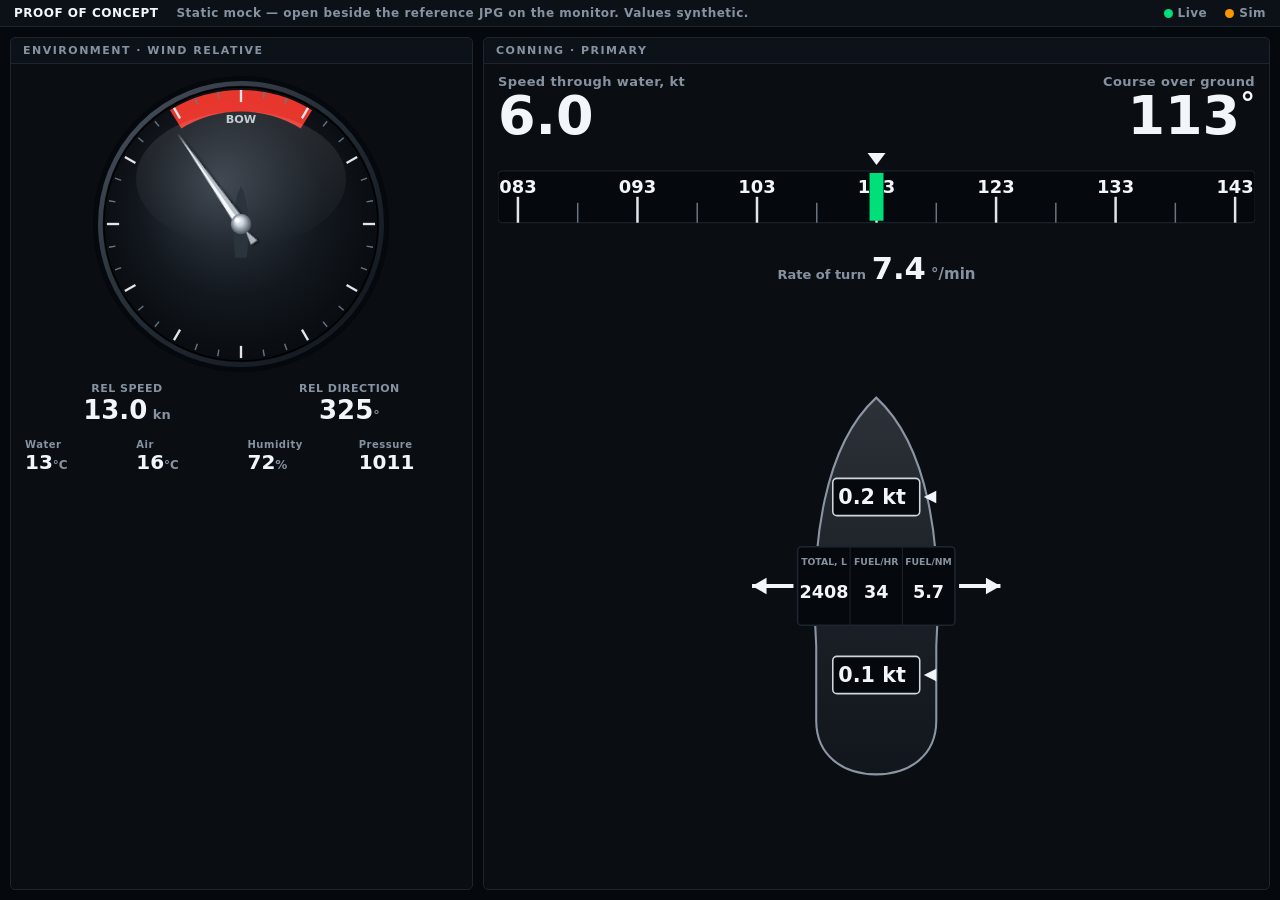
<file: web/static/conning-poc.html>
<!doctype html>
<html lang="en">
<head>
<meta charset="utf-8">
<meta name="viewport" content="width=device-width, initial-scale=1">
<title>Conning POC</title>
<style>
  :root {
    --page: #05080c;
    --panel: #0a0e13;
    --panel-hdr: #0d1219;
    --seam: #1c2530;
    --white: #f2f6fa;
    --muted: #8792a0;
    --green: #00e07a;
    --red: #ff3b30;
    --orange: #ff9500;
    --sans: "Segoe UI", system-ui, -apple-system, Roboto, sans-serif;
  }
  * { box-sizing: border-box; }
  html, body { height: 100%; }
  body {
    margin: 0;
    background: var(--page);
    color: var(--white);
    font-family: var(--sans);
    font-weight: 700;
    display: flex;
    flex-direction: column;
    min-height: 100vh;
  }
  .poc-banner {
    font-size: 12px; font-weight: 600; letter-spacing: 0.5px;
    color: var(--muted); background: #0c1118; border-bottom: 1px solid var(--seam);
    padding: 6px 14px; display: flex; gap: 18px; align-items: center; flex-wrap: wrap;
  }
  .poc-banner b { color: var(--white); }
  .lgd { display: inline-flex; gap: 5px; align-items: center; font-weight: 700; }
  .lgd .d { width: 9px; height: 9px; border-radius: 50%; display: inline-block; }
  .lgd .d.live { background: var(--green); }
  .lgd .d.sim { background: var(--orange); }
  .poc-wrap {
    flex: 1; display: grid;
    grid-template-columns: minmax(320px, 1fr) minmax(460px, 1.7fr);
    gap: 10px; padding: 10px; align-items: stretch; min-height: 0;
  }
  .col { display: flex; flex-direction: column; gap: 10px; min-height: 0; }
  .panel {
    background: var(--panel);
    border: 1px solid var(--seam);
    border-radius: 5px;
    box-shadow: inset 0 1px 0 rgba(255,255,255,0.04);
    display: flex; flex-direction: column; min-height: 0;
  }
  .phdr {
    font-size: 11px; font-weight: 700; letter-spacing: 1.5px; color: var(--muted);
    text-transform: uppercase; padding: 6px 12px;
    background: var(--panel-hdr); border-bottom: 1px solid var(--seam);
    border-radius: 5px 5px 0 0; display: flex; justify-content: space-between; align-items: center;
  }
  .pbody { padding: 10px 14px; display: flex; flex-direction: column; gap: 8px; min-height: 0; flex: 1; }

  .dial-wrap { display: flex; justify-content: center; }
  .dial-wrap svg { width: 100%; height: auto; max-width: 300px; }
  .env-read { display: flex; justify-content: space-around; gap: 12px; text-align: center; }
  .env-read .lab { font-size: 11px; font-weight: 600; color: var(--muted); letter-spacing: 0.5px; }
  .env-read .val { font-size: 26px; font-weight: 700; }
  .env-read .unit { font-size: 13px; color: var(--muted); font-weight: 600; }
  .env-grid { display: grid; grid-template-columns: repeat(4, 1fr); gap: 6px 12px; margin-top: 6px; }
  .env-cell .lab { font-size: 10px; font-weight: 600; color: var(--muted); letter-spacing: 0.5px; }
  .env-cell .val { font-size: 20px; font-weight: 700; }
  .env-cell .unit { font-size: 12px; color: var(--muted); font-weight: 600; }

  .ctr-top { display: flex; justify-content: space-between; align-items: flex-start; }
  .ctr-top .lab { font-size: 13px; font-weight: 600; color: var(--muted); letter-spacing: 0.4px; }
  .hero { font-size: clamp(40px, 6vh, 66px); font-weight: 700; line-height: 1; }
  .hero .deg { font-size: 0.55em; vertical-align: top; }
  #cog-tape { width: 100%; height: auto; display: block; }
  .rot-line { text-align: center; }
  .rot-line .lab { font-size: 13px; font-weight: 600; color: var(--muted); }
  .rot-line .val { font-size: clamp(22px, 3.4vh, 34px); font-weight: 700; }
  .rot-line .unit { font-size: 15px; color: var(--muted); }
  .ship-wrap { flex: 1; display: flex; justify-content: center; align-items: center; min-height: 0; }
  .ship-wrap svg { width: auto; height: 100%; max-height: 46vh; max-width: 100%; }
</style>
</head>
<body>

<div class="poc-banner">
  <b>PROOF OF CONCEPT</b>
  <span>Static mock — open beside the reference JPG on the monitor. Values synthetic.</span>
  <span class="spacer" style="flex:1"></span>
  <span class="lgd"><span class="d live"></span> Live</span>
  <span class="lgd"><span class="d sim"></span> Sim</span>
</div>

<div class="poc-wrap">

  <!-- ============ LEFT: glossy relative-wind dial + environment ============ -->
  <div class="col">
    <div class="panel" style="flex:1;">
      <div class="phdr"><span>Environment · Wind relative</span></div>
      <div class="pbody">
        <div class="dial-wrap">
          <svg viewBox="0 0 320 320" aria-label="relative wind">
            <defs>
              <radialGradient id="faceGrad" cx="50%" cy="50%" r="62%" fx="42%" fy="35%">
                <stop offset="0%" stop-color="#37404b"/>
                <stop offset="55%" stop-color="#12171d"/>
                <stop offset="100%" stop-color="#04070b"/>
              </radialGradient>
              <linearGradient id="bezelGrad" x1="0" y1="0" x2="1" y2="1">
                <stop offset="0%" stop-color="#4a545f"/>
                <stop offset="50%" stop-color="#222a33"/>
                <stop offset="100%" stop-color="#0e141b"/>
              </linearGradient>
              <linearGradient id="glassGrad" x1="0" y1="0" x2="0" y2="1">
                <stop offset="0%" stop-color="#ffffff" stop-opacity="0.11"/>
                <stop offset="100%" stop-color="#ffffff" stop-opacity="0"/>
              </linearGradient>
              <radialGradient id="hubGrad" cx="50%" cy="50%" r="60%" fx="35%" fy="30%">
                <stop offset="0%" stop-color="#ffffff"/>
                <stop offset="35%" stop-color="#cdd5dc"/>
                <stop offset="75%" stop-color="#67717d"/>
                <stop offset="100%" stop-color="#262e37"/>
              </radialGradient>
              <clipPath id="faceClip"><circle cx="160" cy="160" r="145"/></clipPath>
              <filter id="needleShadow" x="-40%" y="-40%" width="180%" height="180%">
                <feDropShadow dx="1.5" dy="2.5" stdDeviation="1.5" flood-color="#000" flood-opacity="0.55"/>
              </filter>
              <line id="tk-min" x1="160" y1="17" x2="160" y2="24" stroke="#6b7580" stroke-width="1.5"/>
              <line id="tk-maj" x1="160" y1="17" x2="160" y2="30" stroke="#dfe6ec" stroke-width="2.5"/>
            </defs>

            <!-- bezel: outer dark ring, light-catching middle, inner hairline -->
            <circle cx="160" cy="160" r="155" fill="none" stroke="#05080c" stroke-width="6"/>
            <circle cx="160" cy="160" r="150" fill="none" stroke="url(#bezelGrad)" stroke-width="5"/>
            <circle cx="160" cy="160" r="146" fill="none" stroke="#000000" stroke-width="1.5"/>

            <!-- glossy face -->
            <circle cx="160" cy="160" r="145" fill="url(#faceGrad)"/>

            <g clip-path="url(#faceClip)">
              <!-- filled red danger sector (top, ±32°) -->
              <path d="M84.2,38.7 A143,143 0 0 1 235.8,38.7 L223.6,58.2 A120,120 0 0 0 96.4,58.2 Z"
                    fill="#ff3b30" fill-opacity="0.9"/>
              <!-- glass highlight over the upper face -->
              <ellipse cx="160" cy="112" rx="112" ry="72" fill="url(#glassGrad)"/>
            </g>

            <!-- rim ticks: minors (10deg) + majors (30deg) via rotated <use> -->
            <g>
              <use href="#tk-min" transform="rotate(10 160 160)"/>
              <use href="#tk-min" transform="rotate(20 160 160)"/>
              <use href="#tk-min" transform="rotate(40 160 160)"/>
              <use href="#tk-min" transform="rotate(50 160 160)"/>
              <use href="#tk-min" transform="rotate(70 160 160)"/>
              <use href="#tk-min" transform="rotate(80 160 160)"/>
              <use href="#tk-min" transform="rotate(100 160 160)"/>
              <use href="#tk-min" transform="rotate(110 160 160)"/>
              <use href="#tk-min" transform="rotate(130 160 160)"/>
              <use href="#tk-min" transform="rotate(140 160 160)"/>
              <use href="#tk-min" transform="rotate(160 160 160)"/>
              <use href="#tk-min" transform="rotate(170 160 160)"/>
              <use href="#tk-min" transform="rotate(190 160 160)"/>
              <use href="#tk-min" transform="rotate(200 160 160)"/>
              <use href="#tk-min" transform="rotate(220 160 160)"/>
              <use href="#tk-min" transform="rotate(230 160 160)"/>
              <use href="#tk-min" transform="rotate(250 160 160)"/>
              <use href="#tk-min" transform="rotate(260 160 160)"/>
              <use href="#tk-min" transform="rotate(280 160 160)"/>
              <use href="#tk-min" transform="rotate(290 160 160)"/>
              <use href="#tk-min" transform="rotate(310 160 160)"/>
              <use href="#tk-min" transform="rotate(320 160 160)"/>
              <use href="#tk-min" transform="rotate(340 160 160)"/>
              <use href="#tk-min" transform="rotate(350 160 160)"/>
              <use href="#tk-maj" transform="rotate(0 160 160)"/>
              <use href="#tk-maj" transform="rotate(30 160 160)"/>
              <use href="#tk-maj" transform="rotate(60 160 160)"/>
              <use href="#tk-maj" transform="rotate(90 160 160)"/>
              <use href="#tk-maj" transform="rotate(120 160 160)"/>
              <use href="#tk-maj" transform="rotate(150 160 160)"/>
              <use href="#tk-maj" transform="rotate(180 160 160)"/>
              <use href="#tk-maj" transform="rotate(210 160 160)"/>
              <use href="#tk-maj" transform="rotate(240 160 160)"/>
              <use href="#tk-maj" transform="rotate(270 160 160)"/>
              <use href="#tk-maj" transform="rotate(300 160 160)"/>
              <use href="#tk-maj" transform="rotate(330 160 160)"/>
            </g>
            <!-- BOW label at top -->
            <text x="160" y="52" fill="#c3ccd4" font-size="12" font-family="Segoe UI, system-ui, sans-serif" font-weight="700" text-anchor="middle">BOW</text>

            <!-- faint ship silhouette at centre (bow up) -->
            <path d="M160,120 C168,132 170,168 166,196 L154,196 C150,168 152,132 160,120 Z" fill="#2b333d"/>

            <!-- 3D needle (points to apparent-wind bearing) -->
            <g filter="url(#needleShadow)" transform="rotate(325 160 160)">
              <polygon points="160,42 155,152 160,152" fill="#f4f7fa"/>
              <polygon points="160,42 165,152 160,152" fill="#b7c0c9"/>
              <polygon points="160,168 156,184 164,184" fill="#aeb7c0"/>
            </g>

            <!-- chrome hub + specular dot -->
            <circle cx="160" cy="160" r="11" fill="url(#hubGrad)"/>
            <circle cx="156" cy="156" r="2.6" fill="#ffffff" fill-opacity="0.9"/>
          </svg>
        </div>
        <div class="env-read">
          <div>
            <div class="lab">REL SPEED</div>
            <div><span class="val">13.0</span> <span class="unit">kn</span></div>
          </div>
          <div>
            <div class="lab">REL DIRECTION</div>
            <div><span class="val">325</span><span class="unit">°</span></div>
          </div>
        </div>
        <div class="env-grid">
          <div class="env-cell"><div class="lab">Water</div><div><span class="val">13</span><span class="unit">°C</span></div></div>
          <div class="env-cell"><div class="lab">Air</div><div><span class="val">16</span><span class="unit">°C</span></div></div>
          <div class="env-cell"><div class="lab">Humidity</div><div><span class="val">72</span><span class="unit">%</span></div></div>
          <div class="env-cell"><div class="lab">Pressure</div><div><span class="val">1011</span></div></div>
        </div>
      </div>
    </div>
  </div>

  <!-- ============ RIGHT: center-column mock (JPG proportions) ============ -->
  <div class="col">
    <div class="panel" style="flex:1;">
      <div class="phdr"><span>Conning · Primary</span></div>
      <div class="pbody">

        <div class="ctr-top">
          <div>
            <div class="lab">Speed through water, kt</div>
            <div class="hero">6.0</div>
          </div>
          <div style="text-align:right;">
            <div class="lab">Course over ground</div>
            <div class="hero">113<span class="deg">°</span></div>
          </div>
        </div>

        <!-- COG tape: dark band, white ticks/numerals, bright-green current segment + caret -->
        <svg id="cog-tape" viewBox="0 0 760 92" aria-label="course over ground tape">
          <rect x="0" y="20" width="760" height="52" rx="4" fill="#05080c" stroke="#1c2530"/>
          <!-- minor ticks every 5deg -->
          <g stroke="#6b7580" stroke-width="1.5">
            <line x1="80" y1="52" x2="80" y2="72"/>
            <line x1="200" y1="52" x2="200" y2="72"/>
            <line x1="320" y1="52" x2="320" y2="72"/>
            <line x1="440" y1="52" x2="440" y2="72"/>
            <line x1="560" y1="52" x2="560" y2="72"/>
            <line x1="680" y1="52" x2="680" y2="72"/>
          </g>
          <!-- major ticks every 10deg with numerals -->
          <g stroke="#dfe6ec" stroke-width="2.5">
            <line x1="20" y1="46" x2="20" y2="72"/>
            <line x1="140" y1="46" x2="140" y2="72"/>
            <line x1="260" y1="46" x2="260" y2="72"/>
            <line x1="380" y1="46" x2="380" y2="72"/>
            <line x1="500" y1="46" x2="500" y2="72"/>
            <line x1="620" y1="46" x2="620" y2="72"/>
            <line x1="740" y1="46" x2="740" y2="72"/>
          </g>
          <g fill="#f2f6fa" font-family="Segoe UI, system-ui, sans-serif" font-size="18" font-weight="700" text-anchor="middle">
            <text x="20" y="42">083</text>
            <text x="140" y="42">093</text>
            <text x="260" y="42">103</text>
            <text x="380" y="42">113</text>
            <text x="500" y="42">123</text>
            <text x="620" y="42">133</text>
            <text x="740" y="42">143</text>
          </g>
          <!-- current COG segment (113 -> centre) + caret -->
          <rect x="373" y="22" width="14" height="48" fill="#00e07a"/>
          <polygon points="380,14 371,2 389,2" fill="#f2f6fa"/>
        </svg>

        <div class="rot-line">
          <span class="lab">Rate of turn</span>
          <span class="val">7.4</span><span class="unit"> °/min</span>
        </div>

        <!-- dominant ship: large semi-transparent hull, speed boxes, fuel table, athwartships arrows -->
        <div class="ship-wrap">
          <svg viewBox="0 0 300 400" aria-label="ship schematic">
            <defs>
              <linearGradient id="hullGrad" x1="0" y1="0" x2="0" y2="1">
                <stop offset="0%" stop-color="#9aa4b0" stop-opacity="0.24"/>
                <stop offset="100%" stop-color="#5a6470" stop-opacity="0.10"/>
              </linearGradient>
            </defs>
            <!-- hull, bow up -->
            <path d="M150,18 C200,64 214,158 208,258 L208,330 C208,364 182,382 150,382 C118,382 92,364 92,330 L92,258 C86,158 100,64 150,18 Z"
                  fill="url(#hullGrad)" stroke="#8b95a3" stroke-width="2"/>

            <!-- athwartships arrows (lateral motion) -->
            <g fill="#f2f6fa" stroke="#f2f6fa" stroke-width="4">
              <line x1="70" y1="200" x2="30" y2="200"/>
              <polygon points="30,200 44,192 44,208" stroke="none"/>
              <line x1="230" y1="200" x2="270" y2="200"/>
              <polygon points="270,200 256,192 256,208" stroke="none"/>
            </g>

            <!-- upper speed box -->
            <g>
              <rect x="108" y="96" width="84" height="36" rx="4" fill="#05080c" stroke="#cfd6dd" stroke-width="1.5"/>
              <text x="146" y="121" fill="#f2f6fa" font-family="Segoe UI, system-ui, sans-serif" font-size="20" font-weight="700" text-anchor="middle">0.2 kt</text>
              <polygon points="196,114 208,108 208,120" fill="#f2f6fa"/>
            </g>
            <!-- lower speed box -->
            <g>
              <rect x="108" y="268" width="84" height="36" rx="4" fill="#05080c" stroke="#cfd6dd" stroke-width="1.5"/>
              <text x="146" y="293" fill="#f2f6fa" font-family="Segoe UI, system-ui, sans-serif" font-size="20" font-weight="700" text-anchor="middle">0.1 kt</text>
              <polygon points="196,286 208,280 208,292" fill="#f2f6fa"/>
            </g>

            <!-- central fuel table -->
            <g>
              <rect x="74" y="162" width="152" height="76" rx="4" fill="#05080c" stroke="#1c2530" stroke-width="1.5"/>
              <line x1="124.7" y1="162" x2="124.7" y2="238" stroke="#1c2530"/>
              <line x1="175.3" y1="162" x2="175.3" y2="238" stroke="#1c2530"/>
              <g fill="#8792a0" font-family="Segoe UI, system-ui, sans-serif" font-size="9" font-weight="600" text-anchor="middle">
                <text x="99.5" y="180">TOTAL, L</text>
                <text x="150" y="180">FUEL/HR</text>
                <text x="200.5" y="180">FUEL/NM</text>
              </g>
              <g fill="#f2f6fa" font-family="Segoe UI, system-ui, sans-serif" font-size="17" font-weight="700" text-anchor="middle">
                <text x="99.5" y="212">2408</text>
                <text x="150" y="212">34</text>
                <text x="200.5" y="212">5.7</text>
              </g>
            </g>
          </svg>
        </div>

      </div>
    </div>
  </div>

</div>

</body>
</html>
</file>
